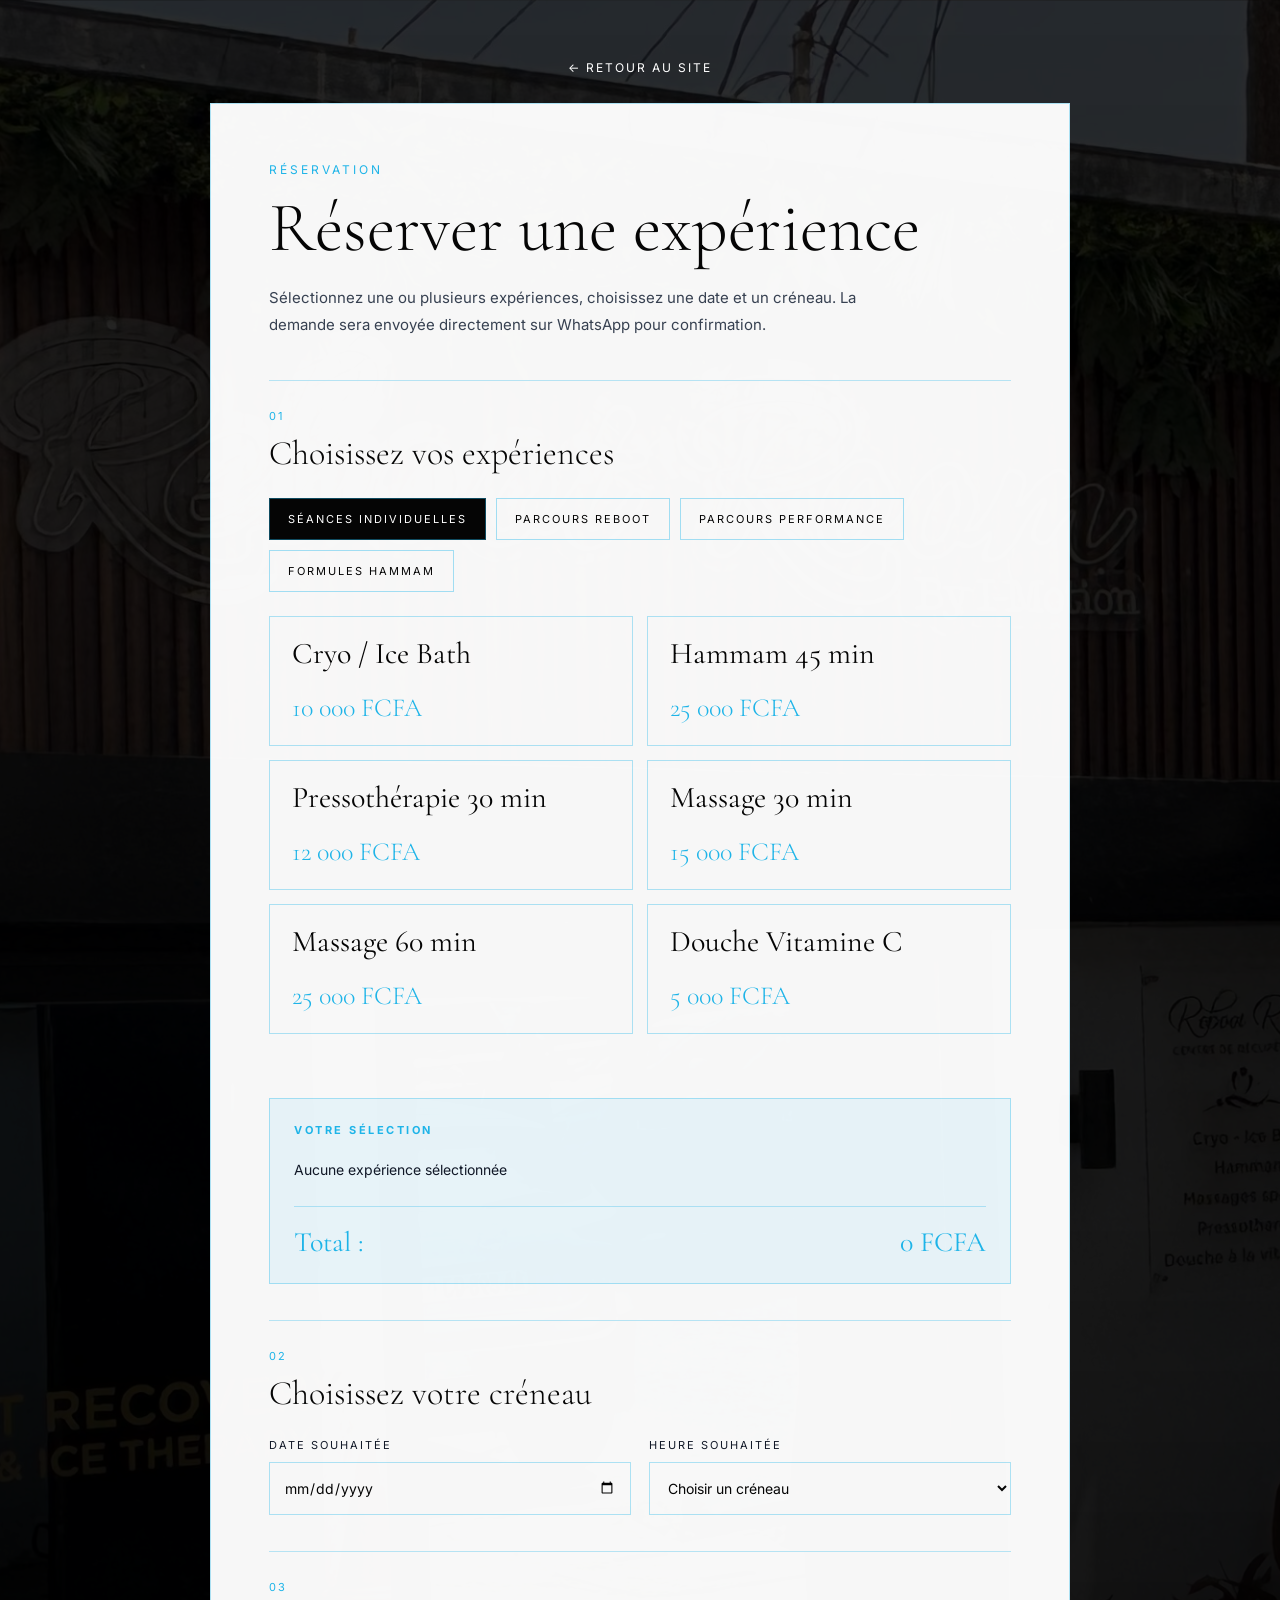
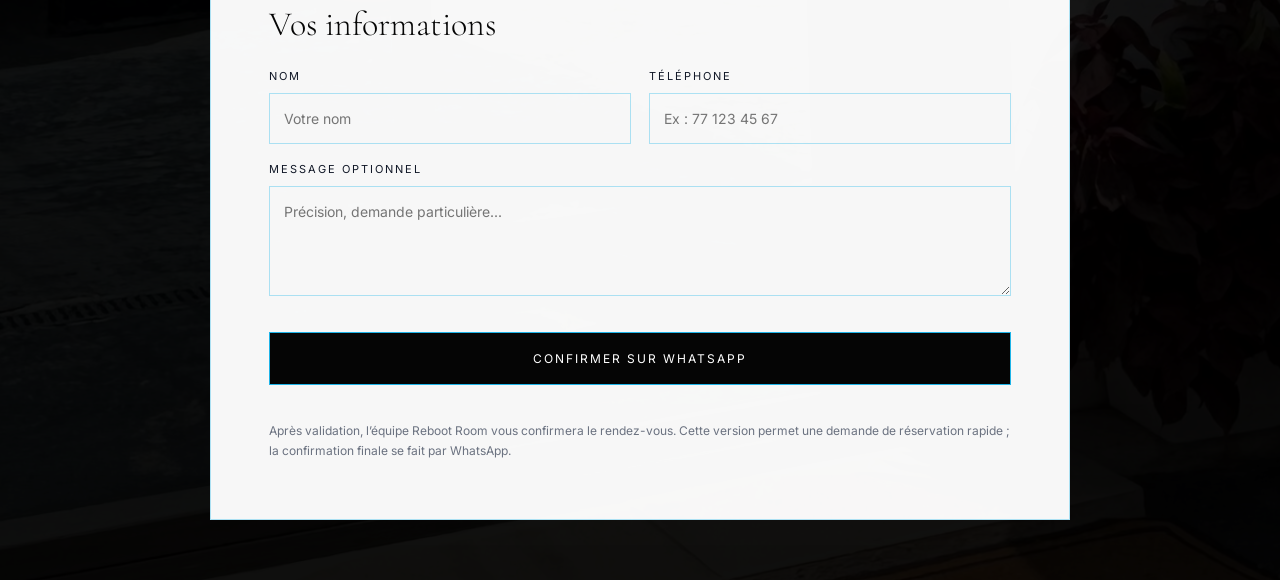
<file: reservation-imotion.html>
<!DOCTYPE html>
<html lang="fr">

<head>
    <meta charset="UTF-8">
    <meta name="viewport" content="width=device-width, initial-scale=1.0">
    <title>Réservation — Reboot Room Dakar</title>

    <link rel="preconnect" href="https://fonts.googleapis.com">
    <link rel="preconnect" href="https://fonts.gstatic.com" crossorigin>
    <link href="https://fonts.googleapis.com/css2?family=Cormorant+Garamond:wght@300;400;500;600&family=Inter:wght@300;400;500;600&display=swap" rel="stylesheet">

    <link rel="stylesheet" href="css/style.css">
</head>

<body class="reservation-page">

    <main class="booking-page"> 

        <a href="index.html" class="booking-back">← Retour au site</a>

        <section class="booking-card">

            <p class="service-label">Réservation</p>

            <h1>Réserver une expérience</h1>

            <p class="booking-intro">
                Sélectionnez une ou plusieurs expériences, choisissez une date et un créneau.
                La demande sera envoyée directement sur WhatsApp pour confirmation.
            </p>

            <div class="booking-form">

               <div class="booking-step">
                    <span>01</span>
                    <h2>Choisissez vos expériences</h2>

                    <div class="booking-tabs">
                        <button type="button" class="booking-tab active" data-booking-tab="sessions">Séances Individuelles</button>
                        <button type="button" class="booking-tab" data-booking-tab="reboot">Parcours Reboot</button>
                        <button type="button" class="booking-tab" data-booking-tab="performance">Parcours Performance</button>
                        <button type="button" class="booking-tab" data-booking-tab="hammam">Formules Hammam</button>
                    </div>

                    <div class="booking-options active" id="sessions">
                        <button type="button" class="booking-option" data-service="Cryo / Ice Bath">
                            <span>Cryo / Ice Bath</span>
                            <strong>10 000 FCFA</strong>
                        </button>

                        <button type="button" class="booking-option" data-service="Hammam 45 min">
                            <span>Hammam 45 min</span>
                            <strong>25 000 FCFA</strong>
                        </button>

                        <button type="button" class="booking-option" data-service="Pressothérapie 30 min">
                            <span>Pressothérapie 30 min</span>
                            <strong>12 000 FCFA</strong>
                        </button>

                        <button type="button" class="booking-option" data-service="Massage 30 min">
                            <span>Massage 30 min</span>
                            <strong>15 000 FCFA</strong>
                        </button>

                        <button type="button" class="booking-option" data-service="Massage 60 min">
                            <span>Massage 60 min</span>
                            <strong>25 000 FCFA</strong>
                        </button>

                        <button type="button" class="booking-option" data-service="Douche Vitamine C">
                            <span>Douche Vitamine C</span>
                            <strong>5 000 FCFA</strong>
                        </button>
                    </div>

                    <div class="booking-options" id="reboot">
                        <button type="button" class="booking-option" data-service="Recovery">
                            <span>Recovery</span>
                            <small>Cryo · Pressothérapie · Douche Vitamine C</small>
                            <strong>24 000 FCFA</strong>
                        </button>

                        <button type="button" class="booking-option" data-service="Therapy">
                            <span>Therapy</span>
                            <small>Hammam · Cryo · Douche Vitamine C</small>
                            <strong>36 000 FCFA</strong>
                        </button>

                        <button type="button" class="booking-option" data-service="Régénération">
                            <span>Régénération</span>
                            <small>Hammam · Massage 30 min · Douche Vitamine C</small>
                            <strong>40 000 FCFA</strong>
                        </button>

                        <button type="button" class="booking-option" data-service="Détente">
                            <span>Détente</span>
                            <small>Hammam · Massage relaxant 60 min</small>
                            <strong>45 000 FCFA</strong>
                        </button>
                    </div>

                    <div class="booking-options" id="performance">
                        <button type="button" class="booking-option" data-service="Performance">
                            <span>Performance</span>
                            <small>Cryo · Massage 30 min · Pressothérapie · Douche Vitamine C</small>
                            <strong>38 000 FCFA</strong>
                        </button>

                        <button type="button" class="booking-option" data-service="Intense">
                            <span>Intense</span>
                            <small>Hammam · Cryo · Pressothérapie · Douche Vitamine C</small>
                            <strong>45 000 FCFA</strong>
                        </button>

                        <button type="button" class="booking-option" data-service="Reboot Expérience">
                            <span>Reboot Expérience</span>
                            <small>Hammam · Cryo · Massage 60 min · Pressothérapie · Douche Vitamine C</small>
                            <strong>65 000 FCFA</strong>
                        </button>
                    </div>

                  <div class="booking-options" id="hammam">

                        <button type="button" class="booking-option" data-service="Hammam — L’Essentiel">
                            <span>L’Essentiel</span>
                            <small>Gommage · Lavage cheveux · Savonnage</small>
                            <strong>25 000 FCFA</strong>
                        </button>

                        <button type="button" class="booking-option" data-service="Hammam — Traditionnel">
                            <span>Traditionnel</span>
                            <small>Gommage · Lavage cheveux · Savonnage · Rhassoul · Huile d’argan</small>
                            <strong>35 000 FCFA</strong>
                        </button>

                        <button type="button" class="booking-option" data-service="Hammam — Sculptant">
                            <span>Sculptant</span>
                            <small>Gommage · Lavage cheveux · Savonnage · Rhassoul · Algues marines</small>
                            <strong>35 000 FCFA</strong>
                        </button>

                        <button type="button" class="booking-option" data-service="Hammam — Therapy">
                            <span>Therapy</span>
                            <small>Gommage · Lavage cheveux · Savonnage · Cryo / Ice Bath · Douche Vitamine C</small>
                            <strong>36 000 FCFA</strong>
                        </button>

                        <button type="button" class="booking-option" data-service="Hammam — Régénérant">
                            <span>Régénérant</span>
                            <small>Gommage · Lavage cheveux · Savonnage · Massage sportif 30 min · Douche Vitamine C</small>
                            <strong>40 000 FCFA</strong>
                        </button>

                        <button type="button" class="booking-option" data-service="Hammam — Détente">
                            <span>Détente</span>
                            <small>Gommage · Lavage cheveux · Savonnage · Massage relaxant 60 min</small>
                            <strong>45 000 FCFA</strong>
                        </button>

                        <button type="button" class="booking-option" data-service="Hammam — Intense">
                            <span>Intense</span>
                            <small>Gommage · Lavage cheveux · Savonnage · Cryo / Ice Bath · Pressothérapie · Douche Vitamine C</small>
                            <strong>45 000 FCFA</strong>
                        </button>

                        <button type="button" class="booking-option" data-service="Hammam — L’Ancestral">
                            <span>L’Ancestral</span>
                            <small>Gommage · Lavage cheveux · Savonnage · Enveloppement au choix · Massage relaxant 60 min · Douche Vitamine C</small>
                            <strong>55 000 FCFA</strong>
                        </button>

                        <button type="button" class="booking-option" data-service="Hammam — Reboot Expérience">
                            <span>Reboot Expérience</span>
                            <small>Gommage · Lavage cheveux · Savonnage · Cryo / Ice Bath · Massage 60 min · Pressothérapie · Douche Vitamine C</small>
                            <strong>65 000 FCFA</strong>
                        </button>

                        <button type="button" class="booking-option" data-service="Hammam — Royal">
                            <span>Royal</span>
                            <small>Gommage · Lavage cheveux · Savonnage · Enveloppement · Massage 60 min · Soin visage · Luminothérapie · Pressothérapie · Douche Vitamine C</small>
                            <strong>100 000 FCFA</strong>
                        </button>

                    </div>
                </div>

                <div class="booking-summary">
                    <h3>Votre sélection</h3>
                    <ul id="bookingSummaryList">
                        <li>Aucune expérience sélectionnée</li>
                    </ul>
                    <div class="booking-total">
                        Total : <span id="bookingTotal">0 FCFA</span>
                    </div>
                </div>
                                                




                <div class="booking-step">
                    <span>02</span>
                    <h2>Choisissez votre créneau</h2>

                    <div class="booking-grid">
                        <label>
                            Date souhaitée
                            <input type="date" id="bookingDate">
                        </label>

                        <label>
                            Heure souhaitée
                            <select id="bookingTime">
                                <option value="">Choisir un créneau</option>
                                <option value="06:30">06:30</option>
                                <option value="07:00">07:00</option>
                                <option value="07:30">07:30</option>
                                <option value="08:00">08:00</option>
                                <option value="08:30">08:30</option>
                                <option value="09:00">09:00</option>
                                <option value="09:30">09:30</option>
                                <option value="10:00">10:00</option>
                                <option value="10:30">10:30</option>
                                <option value="11:00">11:00</option>
                                <option value="11:30">11:30</option>
                                <option value="12:00">12:00</option>
                                <option value="12:30">12:30</option>
                                <option value="13:00">13:00</option>
                                <option value="13:30">13:30</option>
                                <option value="14:00">14:00</option>
                                <option value="14:30">14:30</option>
                                <option value="15:00">15:00</option>
                                <option value="15:30">15:30</option>
                                <option value="16:00">16:00</option>
                                <option value="16:30">16:30</option>
                                <option value="17:00">17:00</option>
                                <option value="17:30">17:30</option>
                                <option value="18:00">18:00</option>
                                <option value="18:30">18:30</option>
                                <option value="19:00">19:00</option>
                            </select>
                        </label>
                    </div>
                </div>

                <div class="booking-step">
                    <span>03</span>
                    <h2>Vos informations</h2>

                    <div class="booking-grid">
                        <label>
                            Nom
                            <input type="text" id="bookingName" placeholder="Votre nom">
                        </label>

                        <label>
                            Téléphone
                            <input type="tel" id="bookingPhone" placeholder="Ex : 77 123 45 67">
                        </label>
                    </div>

                    <label>
                        Message optionnel
                        <textarea id="bookingMessage" placeholder="Précision, demande particulière..."></textarea>
                    </label>
                </div>

                <button id="bookingButton" class="booking-button">
                    Confirmer sur WhatsApp
                </button>

                <p class="booking-note">
                    Après validation, l’équipe Reboot Room vous confirmera le rendez-vous.
                    Cette version permet une demande de réservation rapide ; la confirmation finale se fait par WhatsApp.
                </p>

            </div>

        </section>

    </main>

    <script src="js/script.js"></script>
</body>

</html>
</file>
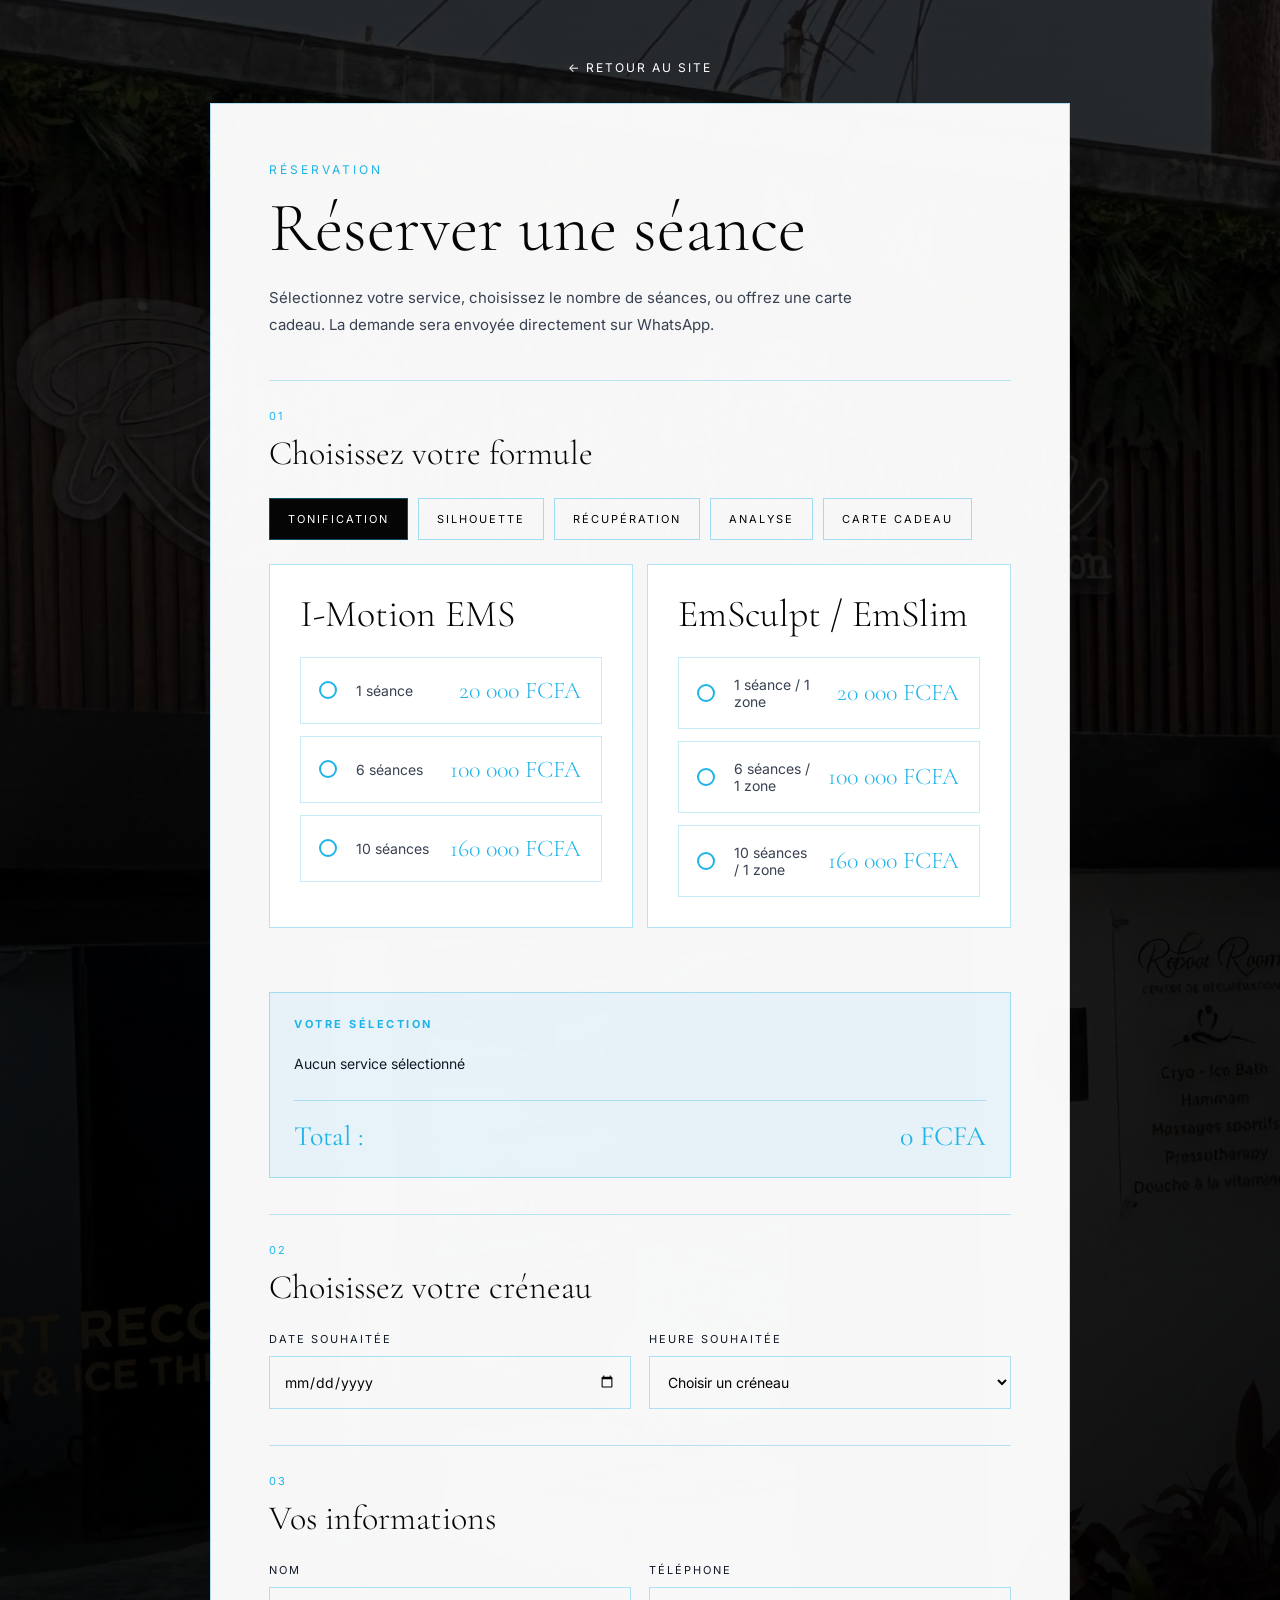
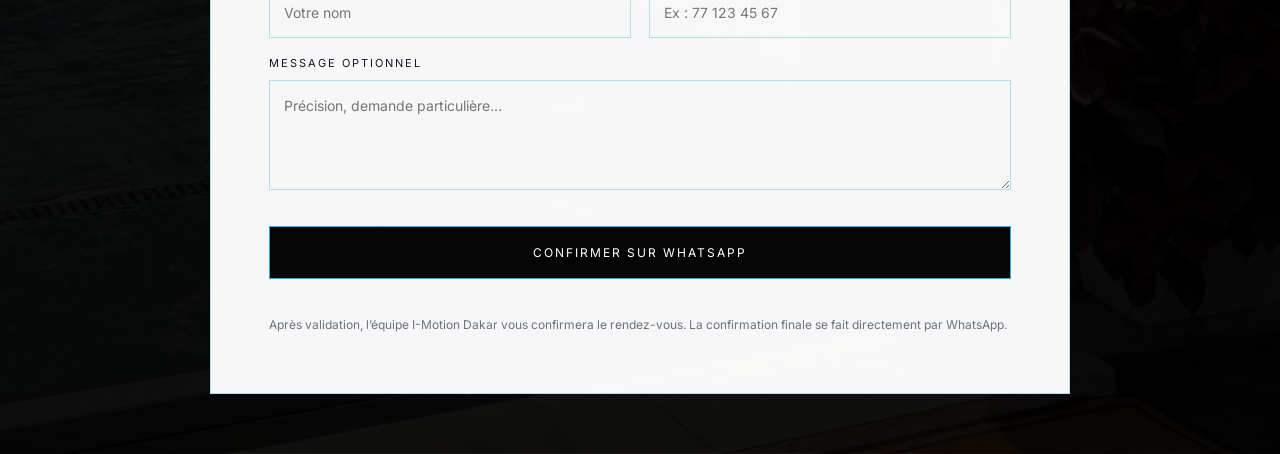
<file: reservation.html>
<!DOCTYPE html>
<html lang="fr">

<head>
    <meta charset="UTF-8">
    <meta name="viewport" content="width=device-width, initial-scale=1.0">
    <title>Réservation — I-Motion Dakar</title>

    <link rel="preconnect" href="https://fonts.googleapis.com">
    <link rel="preconnect" href="https://fonts.gstatic.com" crossorigin>
    <link href="https://fonts.googleapis.com/css2?family=Cormorant+Garamond:wght@300;400;500;600&family=Inter:wght@300;400;500;600&display=swap" rel="stylesheet">

    <link rel="stylesheet" href="css/style.css">
</head>

<body class="reservation-page">

<main class="booking-page">

    <a href="index.html" class="booking-back">← Retour au site</a>

    <section class="booking-card">

        <p class="service-label">Réservation</p>

        <h1>Réserver une séance</h1>

        <p class="booking-intro">
            Sélectionnez votre service, choisissez le nombre de séances, ou offrez une carte cadeau.
            La demande sera envoyée directement sur WhatsApp.
        </p>

        <div class="booking-form">

            <div class="booking-step">
                <span>01</span>
                <h2>Choisissez votre formule</h2>

                <div class="booking-tabs">
                    <button type="button" class="booking-tab active" data-booking-tab="tonification">Tonification</button>
                    <button type="button" class="booking-tab" data-booking-tab="silhouette">Silhouette</button>
                    <button type="button" class="booking-tab" data-booking-tab="recuperation">Récupération</button>
                    <button type="button" class="booking-tab" data-booking-tab="analyse">Analyse</button>
                    <button type="button" class="booking-tab" data-booking-tab="carte-cadeau">Carte cadeau</button>
                </div>

                <div class="booking-options active booking-service-groups" id="tonification">

                    <div class="booking-service-card">
                        <h3>I-Motion EMS</h3>

                        <button type="button" class="booking-choice" data-service="I-Motion EMS — 1 séance" data-price="20000">
                            <div class="choice-check"></div>
                            <span>1 séance</span>
                            <strong>20 000 FCFA</strong>
                        </button>

                        <button type="button" class="booking-choice" data-service="I-Motion EMS — 6 séances" data-price="100000">
                            <div class="choice-check"></div>
                            <span>6 séances</span>
                            <strong>100 000 FCFA</strong>
                        </button>

                        <button type="button" class="booking-choice" data-service="I-Motion EMS — 10 séances" data-price="160000">
                            <div class="choice-check"></div>
                            <span>10 séances</span>
                            <strong>160 000 FCFA</strong>
                        </button>
                    </div>

                    <div class="booking-service-card">
                        <h3>EmSculpt / EmSlim</h3>

                        <button type="button" class="booking-choice" data-service="EmSculpt / EmSlim — 1 séance / 1 zone" data-price="20000">
                            <div class="choice-check"></div>
                            <span>1 séance / 1 zone</span>
                            <strong>20 000 FCFA</strong>
                        </button>

                        <button type="button" class="booking-choice" data-service="EmSculpt / EmSlim — 6 séances / 1 zone" data-price="100000">
                            <div class="choice-check"></div>
                            <span>6 séances / 1 zone</span>
                            <strong>100 000 FCFA</strong>
                        </button>

                        <button type="button" class="booking-choice" data-service="EmSculpt / EmSlim — 10 séances / 1 zone" data-price="160000">
                            <div class="choice-check"></div>
                            <span>10 séances / 1 zone</span>
                            <strong>160 000 FCFA</strong>
                        </button>
                    </div>

                </div>

                <div class="booking-options booking-service-groups" id="silhouette">

                    <div class="booking-service-card">
                        <h3>Radiofréquence</h3>

                        <button type="button" class="booking-choice" data-service="Radiofréquence — 1 séance / 1 zone" data-price="20000">
                            <div class="choice-check"></div>
                            <span>1 séance / 1 zone</span>
                            <strong>20 000 FCFA</strong>
                        </button>

                        <button type="button" class="booking-choice" data-service="Radiofréquence — 6 séances / 1 zone" data-price="100000">
                            <div class="choice-check"></div>
                            <span>6 séances / 1 zone</span>
                            <strong>100 000 FCFA</strong>
                        </button>

                        <button type="button" class="booking-choice" data-service="Radiofréquence — 10 séances / 1 zone" data-price="160000">
                            <div class="choice-check"></div>
                            <span>10 séances / 1 zone</span>
                            <strong>160 000 FCFA</strong>
                        </button>
                    </div>

                    <div class="booking-service-card">
                        <h3>Lipocavitation</h3>

                        <button type="button" class="booking-choice" data-service="Lipocavitation — 1 séance / 1 zone" data-price="20000">
                            <div class="choice-check"></div>
                            <span>1 séance / 1 zone</span>
                            <strong>20 000 FCFA</strong>
                        </button>

                        <button type="button" class="booking-choice" data-service="Lipocavitation — 6 séances / 1 zone" data-price="100000">
                            <div class="choice-check"></div>
                            <span>6 séances / 1 zone</span>
                            <strong>100 000 FCFA</strong>
                        </button>

                        <button type="button" class="booking-choice" data-service="Lipocavitation — 10 séances / 1 zone" data-price="160000">
                            <div class="choice-check"></div>
                            <span>10 séances / 1 zone</span>
                            <strong>160 000 FCFA</strong>
                        </button>
                    </div>

                    <div class="booking-service-card">
                        <h3>Cryolipolyse</h3>

                        <button type="button" class="booking-choice" data-service="Cryolipolyse — 1 zone" data-price="100000">
                            <div class="choice-check"></div>
                            <span>1 zone</span>
                            <strong>100 000 FCFA</strong>
                        </button>

                        <button type="button" class="booking-choice" data-service="Cryolipolyse — 2 zones" data-price="175000">
                            <div class="choice-check"></div>
                            <span>2 zones</span>
                            <strong>175 000 FCFA</strong>
                        </button>
                    </div>

                    <div class="booking-service-card">
                        <h3>Lifting Colombien</h3>

                        <button type="button" class="booking-choice" data-service="Lifting Colombien — 1 séance" data-price="15000">
                            <div class="choice-check"></div>
                            <span>1 séance</span>
                            <strong>15 000 FCFA</strong>
                        </button>

                        <button type="button" class="booking-choice" data-service="Lifting Colombien — 6 séances" data-price="75000">
                            <div class="choice-check"></div>
                            <span>6 séances</span>
                            <strong>75 000 FCFA</strong>
                        </button>

                        <button type="button" class="booking-choice" data-service="Lifting Colombien — 10 séances" data-price="120000">
                            <div class="choice-check"></div>
                            <span>10 séances</span>
                            <strong>120 000 FCFA</strong>
                        </button>
                    </div>

                </div>

                <div class="booking-options booking-service-groups" id="recuperation">

                    <div class="booking-service-card">
                        <h3>Pressothérapie</h3>

                        <button type="button" class="booking-choice" data-service="Pressothérapie — 1 séance" data-price="12000">
                            <div class="choice-check"></div>
                            <span>1 séance</span>
                            <strong>12 000 FCFA</strong>
                        </button>

                        <button type="button" class="booking-choice" data-service="Pressothérapie — 6 séances" data-price="60000">
                            <div class="choice-check"></div>
                            <span>6 séances</span>
                            <strong>60 000 FCFA</strong>
                        </button>

                        <button type="button" class="booking-choice" data-service="Pressothérapie — 10 séances" data-price="100000">
                            <div class="choice-check"></div>
                            <span>10 séances</span>
                            <strong>100 000 FCFA</strong>
                        </button>
                    </div>

                </div>

                <div class="booking-options booking-service-groups" id="analyse">

                    <div class="booking-service-card">
                        <h3>Bilan InBody</h3>

                        <button type="button" class="booking-choice" data-service="Bilan InBody — Analyse corporelle complète" data-price="10000">
                            <div class="choice-check"></div>
                            <span>Analyse corporelle complète</span>
                            <strong>10 000 FCFA</strong>
                        </button>
                    </div>

                </div>

                <div class="booking-options booking-service-groups" id="carte-cadeau">

                    <div class="booking-service-card">
                        <h3>Carte cadeau</h3>

                        <button type="button" class="booking-choice gift-choice" data-service="Carte cadeau — montant libre" data-gift="true">
                            <div class="choice-check"></div>
                            <span>Montant libre</span>
                            <strong>À définir</strong>
                        </button>

                        <label class="gift-card-field">
                            Montant souhaité
                            <input type="number" id="giftCardAmount" placeholder="Ex : 50000">
                        </label>

                        <p class="booking-note">
                            Vous pouvez aussi sélectionner des services en plus : ils seront ajoutés au total.
                        </p>
                    </div>

                </div>
            </div>

            <div class="booking-summary">
                <h3>Votre sélection</h3>
                <ul id="bookingSummaryList">
                    <li>Aucun service sélectionné</li>
                </ul>

                <div class="booking-total">
                    Total : <span id="bookingTotal">0 FCFA</span>
                </div>
            </div>

            <div class="booking-step">
                <span>02</span>
                <h2>Choisissez votre créneau</h2>

                <div class="booking-grid">
                    <label>
                        Date souhaitée
                        <input type="date" id="bookingDate">
                    </label>

                    <label>
                        Heure souhaitée
                        <select id="bookingTime">
                            <option value="">Choisir un créneau</option>
                            <option value="06:30">06:30</option>
                            <option value="07:00">07:00</option>
                            <option value="07:30">07:30</option>
                            <option value="08:00">08:00</option>
                            <option value="08:30">08:30</option>
                            <option value="09:00">09:00</option>
                            <option value="09:30">09:30</option>
                            <option value="10:00">10:00</option>
                            <option value="10:30">10:30</option>
                            <option value="11:00">11:00</option>
                            <option value="11:30">11:30</option>
                            <option value="12:00">12:00</option>
                            <option value="12:30">12:30</option>
                            <option value="13:00">13:00</option>
                            <option value="13:30">13:30</option>
                            <option value="14:00">14:00</option>
                            <option value="14:30">14:30</option>
                            <option value="15:00">15:00</option>
                            <option value="15:30">15:30</option>
                            <option value="16:00">16:00</option>
                            <option value="16:30">16:30</option>
                            <option value="17:00">17:00</option>
                            <option value="17:30">17:30</option>
                            <option value="18:00">18:00</option>
                            <option value="18:30">18:30</option>
                            <option value="19:00">19:00</option>
                        </select>
                    </label>
                </div>
            </div>

            <div class="booking-step">
                <span>03</span>
                <h2>Vos informations</h2>

                <div class="booking-grid">
                    <label>
                        Nom
                        <input type="text" id="bookingName" placeholder="Votre nom">
                    </label>

                    <label>
                        Téléphone
                        <input type="tel" id="bookingPhone" placeholder="Ex : 77 123 45 67">
                    </label>
                </div>

                <label>
                    Message optionnel
                    <textarea id="bookingMessage" placeholder="Précision, demande particulière..."></textarea>
                </label>
            </div>

            <button id="bookingButton" class="booking-button">
                Confirmer sur WhatsApp
            </button>

            <p class="booking-note">
                Après validation, l’équipe I-Motion Dakar vous confirmera le rendez-vous.
                La confirmation finale se fait directement par WhatsApp.
            </p>

        </div>

    </section>

</main>

<script src="js/script.js"></script>
</body>
</html>
</file>
<file: css/style.css>
html {
    scroll-behavior: smooth;
}

:root {
    --black: #050505;
    --dark: #0f172a;
    --cream: #1eb4e8;
    --beige: #7dd3fc;
    --gold: #1eb4e8;
    --white: #ffffff;
    --text-muted: #d1d5db;
    --metal: #9ca3af;
}

* {
    margin: 0;
    padding: 0;
    box-sizing: border-box;
}

body {
    background-color: var(--black);
    color: var(--white);
    font-family: 'Cormorant Garamond', serif;
}

/* HEADER */

header {
    height: 92px;
    padding: 0 44px;

    display: flex;
    justify-content: space-between;
    align-items: center;

     background-color: #ffffff;
    border-bottom: 1px solid rgba(30, 180, 232, 0.35);

    position: sticky;
    top: 0;
    z-index: 1000;
}

.brand {
    display: flex;
    align-items: center;
    gap: 22px;
    text-decoration: none;
}

.brand img {
    height: 64px;
    width: auto;
    display: block;
}

.brand span {
    font-family: 'Cormorant Garamond', serif;
    font-size: 44px;
    font-weight: 600;
    letter-spacing: 1px;
    color: #050505;
    transition: 0.3s ease;
}

.brand:hover span {
    color: var(--gold);
}

/* MENU */

nav ul {
    display: flex;
    align-items: center;
    gap: 38px;
    list-style: none;
}

nav a {
     color: #050505;
    text-decoration: none;

    font-family: 'Inter', sans-serif;
    font-size: 11px;
    letter-spacing: 2.5px;
    text-transform: uppercase;

    transition: 0.3s ease;
}

nav a:hover {
    color: var(--gold);
}

nav .reservation-btn {
    padding: 14px 26px;
    border: 1px solid var(--gold);
     color: #050505;
    transition: 0.35s ease;
}

nav .reservation-btn:hover {
    background-color: var(--gold);
    color: var(--black);
}

/* BANDEAU SERVICES */

.services-strip {
    min-height: 58px;

    display: flex;
    justify-content: center;
    align-items: center;

    background-color: #ffffff;

    border-top: 1px solid rgba(30, 180, 232, 0.25);
    border-bottom: 1px solid rgba(30, 180, 232, 0.35);

    position: sticky;
    top: 92px;
    z-index: 999;
}

.services-strip a {
    position: relative;
    padding: 0 34px;

    color: #050505;
    text-decoration: none;

    font-family: 'Inter', sans-serif;
    font-size: 13px;
    letter-spacing: 2.4px;
    text-transform: uppercase;

    transition: 0.3s ease;
}

.services-strip a:not(:last-child)::after {
    content: "";
    position: absolute;
    right: 0;
    top: 50%;

    width: 1px;
    height: 16px;

    background-color: rgba(30, 180, 232, 0.35);
    transform: translateY(-50%);
}

.services-strip a:hover {
    color: var(--gold);
    transform: translateY(-2px);
}

/* HERO */

.hero {
    position: relative;
    overflow: hidden;

    min-height: 72vh;
    padding: 0 70px;

    display: flex;
    flex-direction: column;
    justify-content: center;
}

.hero::before {
    content: "";
    position: absolute;
    inset: 0;

    background-image:
        linear-gradient(
            90deg,
            rgba(0, 0, 0, 0.9),
            rgba(0, 0, 0, 0.55),
            rgba(0, 0, 0, 0.8)
        ),
        url("../assets/images/hero.jpg");

    background-size: cover;
    background-position: center;

    animation: kenburns 18s ease-in-out infinite alternate;
    z-index: 0;
}

.hero h2,
.hero p {
    position: relative;
    z-index: 1;
}

@keyframes kenburns {
    from {
        transform: scale(1);
    }

    to {
        transform: scale(1.12);
    }
}

.hero h2 {
    max-width: 760px;

    font-size: 88px;
    font-weight: 300;
    line-height: 0.95;

    letter-spacing: -2px;
    color: var(--white);
}

.hero p {
    max-width: 590px;
    margin-top: 28px;

    font-family: 'Inter', sans-serif;
    font-size: 19px;
    line-height: 1.8;

    color: var(--text-muted);
}

.btn {
    width: fit-content;
    margin-top: 40px;
    padding: 16px 36px;

    border: 1px solid var(--gold);
    color: var(--white);

    text-decoration: none;
    text-transform: uppercase;
    letter-spacing: 2px;

    font-family: Arial, sans-serif;
    font-size: 12px;

    background-color: rgba(30, 180, 232, 0.08);
    transition: 0.35s ease;
}

.btn:hover {
    background-color: var(--gold);
    color: var(--black);
}

/* FOOTER */

.footer {
    background-color: #050505;
    color: var(--white);
    padding: 90px 70px 30px;
    border-top: 1px solid rgba(30, 180, 232, 0.35);
}

.footer-content {
    display: grid;
    grid-template-columns: 1.2fr 1fr 1.4fr;
    gap: 70px;
    align-items: start;
}

.footer-brand h2 {
    font-size: 52px;
    font-weight: 300;
    line-height: 1;
    margin-bottom: 28px;
}

.footer-brand h3,
.footer-info h3 {
    margin: 0 0 14px;
    font-family: 'Inter', sans-serif;
    font-size: 12px;
    letter-spacing: 2.5px;
    text-transform: uppercase;
    color: #ffffff;
}

.footer-brand p,
.footer-info p,
.footer-info a {
    display: block;
    font-family: 'Inter', sans-serif;
    font-size: 14px;
    line-height: 1.8;
    color: var(--text-muted);
    text-decoration: none;
}

.footer-info h3:not(:first-child) {
    margin-top: 32px;
}

.footer-info a:hover {
    color: #ffffff;
}

.footer-map iframe {
    width: 100%;
    height: 260px;
    border: 0;
}

.footer-bottom {
    margin-top: 50px;
    padding-top: 24px;
    border-top: 1px solid rgba(30, 180, 232, 0.18);
    text-align: center;
}

.footer-bottom p {
    font-family: 'Inter', sans-serif;
    font-size: 12px;
    letter-spacing: 1.5px;
    color: var(--metal);
}

/* SECTIONS SERVICES */

.service-section {
    display: grid;
    grid-template-columns: 1fr 1fr;
    gap: 70px;
    align-items: center;

    padding: 130px 70px;

    background-color: var(--black);
    color: var(--white);
}

.service-label {
    margin-bottom: 18px;

    font-family: 'Inter', sans-serif;
    font-size: 12px;
    letter-spacing: 3px;
    text-transform: uppercase;

    color: var(--gold);
}

.service-content h2 {
    margin-bottom: 28px;

    font-size: 72px;
    font-weight: 300;
    line-height: 0.95;
}

.service-content p {
    max-width: 560px;
    margin-bottom: 22px;

    font-family: 'Inter', sans-serif;
    font-size: 16px;
    line-height: 1.9;

    color: var(--text-muted);
}

.service-btn {
    display: inline-block;

    margin-top: 22px;
    padding: 15px 32px;

    border: 1px solid var(--gold);

    color: var(--white);
    text-decoration: none;

    font-family: 'Inter', sans-serif;
    font-size: 12px;
    letter-spacing: 2px;
    text-transform: uppercase;

    transition: 0.35s ease;
}

.service-btn:hover {
    background-color: var(--gold);
    color: var(--black);
}

.light-section {
    background-color: #ffffff;
    color: #050505;
}

.light-section .service-content h2 {
    color: #050505;
}

.light-section .service-content p {
    color: #374151;
}

.light-section .service-label {
    color: #1eb4e8;
}

.light-section .service-btn {
    color: #050505;
    border: 1px solid #1eb4e8;
}

.light-section .service-btn:hover {
    background-color: #1eb4e8;
    color: #ffffff;
}

.dark-section {
    background-color: #ffffff;
    color: #050505;
}

#analyse,
#about{
    background: #eaf8fd;
}




.dark-section .service-content h2 {
    color: #050505;
}

.dark-section .service-content p {
    color: #374151;
}

.dark-section .service-label {
    color: #1eb4e8;
}

.dark-section .service-btn {
    color: #050505;
    border: 1px solid #1eb4e8;
}

.dark-section .service-btn:hover {
    background-color: #1eb4e8;
    color: white;
}
/* CARROUSEL */

.service-carousel {
    position: relative;
    height: 520px;
    overflow: hidden;
}

.service-carousel img {
    position: absolute;
    inset: 0;

    width: 100%;
    height: 100%;

    object-fit: cover;

    opacity: 0;
    transform: scale(1.04);

    transition: opacity 0.8s ease, transform 1.2s ease;
}

.service-carousel img.active {
    opacity: 1;
    transform: scale(1);
}

.carousel-btn {
    position: absolute;
    top: 50%;
    transform: translateY(-50%);

    width: 44px;
    height: 44px;

    border: 1px solid rgba(255, 255, 255, 0.65);
    background-color: rgba(0, 0, 0, 0.45);

    color: var(--white);
    font-size: 30px;
    cursor: pointer;

    transition: 0.3s ease;
}

.carousel-btn:hover {
    background-color: var(--gold);
    border-color: var(--gold);
    color: var(--black);
}

.carousel-btn.prev {
    left: 18px;
}

.carousel-btn.next {
    right: 18px;
}

.carousel-dots {
    position: absolute;
    bottom: 20px;
    left: 50%;

    transform: translateX(-50%);

    display: flex;
    gap: 10px;
}

.dot {
    width: 10px;
    height: 10px;

    border-radius: 50%;

    background-color: rgba(255,255,255,0.4);

    transition: 0.3s ease;
}

.dot.active {
    background-color: var(--gold);
}

/* GALERIE */


.gallery-section {
    padding: 100px 70px;
    background-color: #ffffff;
    color: #050505;
    text-align: center;
}

.gallery-section h2 {
    font-size: 64px;
    font-weight: 300;
    margin-bottom: 55px;
    color: #050505;
}

.gallery-section .service-label {
    color: #1eb4e8;
}

.gallery-grid {
    max-width: 1180px;
    margin: 0 auto;

    display: grid;
    grid-template-columns: repeat(4, 1fr);
    gap: 18px;
}

.gallery-grid img {
    width: 100%;
    height: 430px;

    object-fit: cover;
    object-position: center;

    display: block;
    border: 1px solid rgba(30, 180, 232, 0.22);
}

.gallery-grid img:hover {
    transform: translateY(-6px);
    border-color: #1eb4e8;
}

@media (max-width: 900px) {
    .gallery-grid {
        grid-template-columns: repeat(2, 1fr);
    }

    .gallery-grid img {
        height: 380px;
    }
}

@media (max-width: 520px) {
    .gallery-grid {
        grid-template-columns: 1fr;
    }

    .gallery-grid img {
        height: 520px;
    }
}








/* TARIFS */

.pricing-section {
    padding: 120px 70px;
    background-color: #ffffff;
    color: #050505;
}

.pricing-header h2,
.pricing-header p {
    color: #050505;
}

.price-row span {
    color: #ffffff;
}

.price-row strong {
    color: #050505;
}

.pricing-card {
    background-color: rgba(255,255,255,0.12);
    border: 1px solid rgba(255,255,255,0.25);
}

.pricing-card h3,
.pricing-card p {
    color: #ffffff;
}

.pricing-card strong {
    color: #050505;
}

.pricing-header {
    max-width: 760px;
    margin: 0 auto 55px;
    text-align: center;
}

.pricing-header h2 {
    font-size: 76px;
    font-weight: 300;
    line-height: 1;
    margin-bottom: 24px;
}

.pricing-header p {
    font-family: 'Inter', sans-serif;
    font-size: 16px;
    line-height: 1.8;
    color: #374151;
}

.pricing-tabs {
    max-width: 1050px;
    margin: 0 auto 55px;

    display: flex;
    justify-content: center;
    flex-wrap: wrap;
    gap: 12px;
}

.pricing-tab {
    padding: 15px 22px;
    border: 1px solid rgba(30, 180, 232, 0.45);
    background: transparent;
    color: var(--black);

    font-family: 'Inter', sans-serif;
    font-size: 11px;
    letter-spacing: 2px;
    text-transform: uppercase;

    cursor: pointer;
    transition: 0.3s ease;
}

.pricing-tab:hover,
.pricing-tab.active {
    background-color: var(--black);
    color: var(--white);
    border-color: var(--black);
}

.pricing-content {
    display: none;
    max-width: 1050px;
    margin: 0 auto;
}

.pricing-content.active {
    display: block;
}

.price-list {
    max-width: 980px;
    margin: 0 auto;
}

.price-row {
    display: grid;
    grid-template-columns: 1fr auto;
    gap: 30px;

    padding: 24px 0;
    border-bottom: 1px solid rgba(0, 0, 0, 0.12);
}

.price-row span {
    font-size: 32px;
    font-weight: 300;
}

.price-row small {
    margin-left: 8px;
    font-family: 'Inter', sans-serif;
    font-size: 13px;
    color: #6b7280;
}

.price-row strong {
    font-size: 30px;
    font-weight: 300;
    color: var(--gold);
    white-space: nowrap;
}

.pricing-cards {
    display: grid;
    grid-template-columns: repeat(2, 1fr);
    gap: 22px;
}

.pricing-card {
    min-height: 260px;
    padding: 34px;

    display: flex;
    flex-direction: column;
    justify-content: space-between;

    border: 1px solid rgba(30, 180, 232, 0.38);
    background-color: rgba(30, 180, 232, 0.06);

    transition: 0.35s ease;
}

.pricing-card:hover {
    transform: translateY(-6px);
    border-color: var(--gold);
}

.pricing-card h3 {
    font-size: 38px;
    font-weight: 300;
    line-height: 1;
    margin-bottom: 18px;
}

.pricing-card p {
    font-family: 'Inter', sans-serif;
    font-size: 14px;
    line-height: 1.8;
    color: #374151;
}

.pricing-card strong {
    margin-top: 32px;
    font-size: 30px;
    font-weight: 300;
    color: var(--gold);
}

.pricing-card.featured {
    background-color: rgba(30, 180, 232, 0.12);
    color: var(--black);
    border-color: var(--gold);
}

.pricing-card.featured p {
    color: #374151;
}

.hammam-supplements {
    margin-top: 70px;
    padding-top: 50px;
    border-top: 1px solid rgba(30, 180, 232, 0.35);
}

.hammam-supplements h3 {
    text-align: center;
    margin-bottom: 35px;

    font-size: 46px;
    font-weight: 300;
}

.opening-hours {
    margin-top: 16px;
    color: var(--gold);
}

.opening-hours div {
    display: flex;
    justify-content: space-between;

    gap: 40px;
    padding: 6px 0;

    font-family: 'Inter', sans-serif;
    font-size: 14px;

    color: var(--text-muted);
}

.opening-hours div span:last-child {
    color: var(--white);
}

.opening-hours div:last-child span:last-child {
    color: #ffffff;
}

/* PAGE RESERVATION */

.reservation-page {
    background-color: var(--black);
}

.booking-page {
    min-height: 100vh;
    padding: 60px 70px;

    display: flex;
    flex-direction: column;
    align-items: center;

    background-image:
        linear-gradient(
            rgba(0, 0, 0, 0.82),
            rgba(0, 0, 0, 0.94)
        ),
        url("../assets/images/hero.jpg");

    background-size: cover;
    background-position: center;
}

.booking-back {
    margin-bottom: 28px;

    color: var(--white);
    text-decoration: none;

    font-family: 'Inter', sans-serif;
    font-size: 12px;
    letter-spacing: 2px;
    text-transform: uppercase;
}

.booking-card {
    width: 100%;
    max-width: 860px;

    padding: 58px;

    background-color: rgba(255, 255, 255, 0.97);
    color: var(--black);
    border: 1px solid rgba(30, 180, 232, 0.35);
}

.booking-card h1 {
    margin-bottom: 22px;

    font-size: 70px;
    font-weight: 300;
    line-height: 0.95;
}

.booking-intro {
    max-width: 620px;
    margin-bottom: 42px;

    font-family: 'Inter', sans-serif;
    font-size: 15px;
    line-height: 1.8;

    color: #374151;
}

.booking-form {
    display: grid;
    gap: 36px;
}

.booking-step {
    padding-top: 28px;
    border-top: 1px solid rgba(30, 180, 232, 0.3);
}

.booking-step > span {
    display: block;
    margin-bottom: 10px;

    font-family: 'Inter', sans-serif;
    font-size: 11px;
    letter-spacing: 2px;
    text-transform: uppercase;

    color: var(--gold);
}

.booking-step h2 {
    margin-bottom: 24px;

    font-size: 34px;
    font-weight: 300;
}

.booking-grid {
    display: grid;
    grid-template-columns: 1fr 1fr;
    gap: 18px;
}

.booking-form label {
    display: flex;
    flex-direction: column;
    gap: 10px;

    font-family: 'Inter', sans-serif;
    font-size: 11px;
    letter-spacing: 2px;
    text-transform: uppercase;

    color: #111827;
}

.booking-form input,
.booking-form select,
.booking-form textarea {
    width: 100%;
    padding: 16px 14px;

    border: 1px solid rgba(30, 180, 232, 0.35);
    background-color: transparent;

    font-family: 'Inter', sans-serif;
    font-size: 14px;
    color: var(--black);
}

.booking-form textarea {
    min-height: 110px;
    resize: vertical;
}

.booking-button {
    padding: 18px 28px;

    border: 1px solid var(--gold);
    background-color: var(--black);
    color: var(--white);

    font-family: 'Inter', sans-serif;
    font-size: 12px;
    letter-spacing: 2px;
    text-transform: uppercase;

    cursor: pointer;
    transition: 0.35s ease;
}

.booking-button:hover {
    background-color: var(--gold);
    color: var(--black);
}

.booking-note {
    font-family: 'Inter', sans-serif;
    font-size: 12px;
    line-height: 1.7;
    color: #6b7280;
}

/* RESERVATION OPTIONS */

.booking-tabs {
    display: flex;
    flex-wrap: wrap;
    gap: 10px;
    margin-bottom: 24px;
}

.booking-tab {
    padding: 13px 18px;
    border: 1px solid rgba(30, 180, 232, 0.4);
    background: transparent;

    font-family: 'Inter', sans-serif;
    font-size: 11px;
    letter-spacing: 2px;
    text-transform: uppercase;

    color: var(--black);
    cursor: pointer;
}

.booking-tab.active {
    background-color: var(--black);
    color: var(--white);
}

.booking-options {
    display: none;
    grid-template-columns: repeat(2, 1fr);
    gap: 14px;
}

.booking-options.active {
    display: grid;
}

.booking-option {
    min-height: 130px;
    padding: 22px;

    display: flex;
    flex-direction: column;
    justify-content: space-between;
    text-align: left;

    border: 1px solid rgba(30, 180, 232, 0.35);
    background: transparent;
    color: var(--black);

    cursor: pointer;
    transition: 0.3s ease;
}

.booking-option span {
    font-family: 'Cormorant Garamond', serif;
    font-size: 30px;
    line-height: 1;
}

.booking-option small {
    margin-top: 10px;

    font-family: 'Inter', sans-serif;
    font-size: 12px;
    line-height: 1.6;
    color: #4b5563;
}

.booking-option strong {
    margin-top: 18px;

    font-family: 'Cormorant Garamond', serif;
    font-size: 26px;
    font-weight: 300;
    color: var(--gold);
}

.booking-option.selected {
    background-color: var(--black);
    color: var(--white);
    border-color: var(--black);
}

.booking-option.selected span {
    color: var(--white);
}

.booking-option.selected small {
    color: var(--text-muted);
}

.booking-summary {
    margin-top: 28px;
    padding: 24px;

    border: 1px solid rgba(30, 180, 232, 0.35);
    background-color: rgba(30, 180, 232, 0.08);
}

.booking-summary h3 {
    margin-bottom: 16px;

    font-family: 'Inter', sans-serif;
    font-size: 11px;
    letter-spacing: 2.5px;
    text-transform: uppercase;

    color: var(--gold);
}

.booking-summary ul {
    list-style: none;
}

.booking-summary li {
    padding: 8px 0;

    font-family: 'Inter', sans-serif;
    font-size: 14px;

    color: #111827;
}

.booking-total {
    margin-top: 20px;
    padding-top: 18px;

    border-top: 1px solid rgba(30, 180, 232, 0.3);

    display: flex;
    justify-content: space-between;
    align-items: center;

    font-family: 'Cormorant Garamond', serif;
    font-size: 28px;
    color: var(--gold);
}

/* MOBILE */

.mobile-service {
    display: none;
}

.menu-toggle {
    display: none;
}

#about,
#tarifs,
#footer,
#cryo,
#hammam,
#massages,
#pressotherapie,
#vitamine-c {
    scroll-margin-top: 170px;
}

.booking-grid + label {
    margin-top: 18px;
}

@media (max-width: 768px) {

    header {
        height: 72px;
        padding: 0 18px;
        background-color: #ffffff;
    }

    .brand {
        gap: 12px;
    }

    .brand img {
        height: 38px;
    }

    .brand span {
        font-size: 24px;
        letter-spacing: 1px;
        color: #050505;
    }

    .menu-toggle {
        display: flex;
        flex-direction: column;
        gap: 5px;

        border: none;
        background: transparent;
        cursor: pointer;
    }

    .menu-toggle span {
        width: 26px;
        height: 2px;
        background-color: var(--white);
    }

    nav {
        display: none;

        position: absolute;
        top: 72px;
        left: 0;

        width: 100%;
        background-color: #050505;

        border-top: 1px solid rgba(30, 180, 232, 0.25);
        border-bottom: 1px solid rgba(30, 180, 232, 0.25);
    }

    nav.active {
        display: block;
    }

    nav ul {
        flex-direction: column;
        gap: 0;
        padding: 24px;
    }

    nav li {
        width: 100%;
        text-align: center;
        padding: 11px 0;
    }

    nav a {
        font-size: 11px;
        letter-spacing: 2.4px;
        color: #050505;
    }

    .mobile-service {
        display: block;
    }

    .mobile-menu-title {
        font-family: 'Inter', sans-serif;
        font-size: 11px;
        letter-spacing: 3px;
        text-transform: uppercase;
        color: var(--gold);
        margin-bottom: 10px;
    }

    .mobile-menu-separator {
        height: 1px;
        margin: 18px 0;
        padding: 0;
        background-color: rgba(30, 180, 232, 0.35);
    }

    .services-strip {
        display: none;
    }

    #about,
    #tarifs,
    #footer,
    #cryo,
    #hammam,
    #massages,
    #pressotherapie,
    #vitamine-c {
        scroll-margin-top: 85px;
    }

    .hero {
        min-height: 55vh;
        padding: 0 24px;
    }

    .hero h2 {
        font-size: 52px;
        line-height: 0.95;
        letter-spacing: -1px;
    }

    .hero p {
        max-width: 320px;
        font-size: 15px;
        line-height: 1.7;
    }

    .service-section {
        grid-template-columns: 1fr;
        gap: 40px;
        padding: 75px 24px;
    }

    .service-content h2 {
        font-size: 54px;
    }

    .service-content p {
        font-size: 14px;
    }

    .service-carousel {
        height: 320px;
    }

    .pricing-section {
        padding: 75px 20px;
    }

    .pricing-header h2 {
        font-size: 54px;
    }

    .pricing-tabs {
        width: 100%;
        max-width: 100%;

        display: grid;
        grid-template-columns: 1fr 1fr;
        gap: 10px;

        margin: 0 auto 40px;
        overflow: visible;
    }

    .pricing-tab {
        width: 100%;
        min-height: 54px;

        padding: 13px 8px;

        white-space: normal;
        text-align: center;

        font-size: 10px;
        letter-spacing: 1.4px;
        line-height: 1.4;
    }

    .pricing-cards {
        grid-template-columns: 1fr;
    }

    .price-row {
        grid-template-columns: 1fr;
        gap: 8px;
    }

    .price-row span,
    .price-row strong {
        font-size: 27px;
    }

    .gallery-section {
        padding: 75px 20px;
    }

    .gallery-section h2 {
        font-size: 46px;
    }

    .gallery-grid {
        grid-template-columns: 1fr 1fr;
        gap: 10px;
    }

    .gallery-grid img {
        height: 165px;
    }

    .footer {
        padding: 70px 24px 28px;
    }

    .footer-content {
        grid-template-columns: 1fr;
        gap: 42px;
    }

    .footer-brand h2 {
        font-size: 42px;
    }

    .footer-map iframe {
        height: 240px;
    }

    .booking-page {
        padding: 28px 14px;
        justify-content: flex-start;
    }

    .booking-card {
        padding: 30px 18px;
        max-width: 100%;
    }

    .booking-card h1 {
        font-size: 42px;
        line-height: 0.95;
    }

    .booking-intro {
        font-size: 14px;
    }

    .booking-grid {
        grid-template-columns: 1fr;
    }

    .booking-step h2 {
        font-size: 26px;
    }

    .booking-form input,
    .booking-form select,
    .booking-form textarea {
        font-size: 14px;
        padding: 14px;
    }

    .booking-tabs {
        display: grid;
        grid-template-columns: 1fr 1fr;
        gap: 10px;
    }

    .booking-tab {
        padding: 13px 10px;

        font-size: 10px;
        letter-spacing: 1.8px;

        color: var(--black);
        background-color: transparent;

        -webkit-appearance: none;
        appearance: none;
    }

    .booking-tab.active {
        background-color: var(--black);
        color: var(--white);
    }

    .booking-options {
        grid-template-columns: 1fr 1fr;
        gap: 10px;
    }

    .booking-option {
        min-height: 118px;
        padding: 14px 12px;

        background-color: transparent;
        color: var(--black);

        -webkit-appearance: none;
        appearance: none;
    }

    .booking-option span {
        font-size: 22px;
        line-height: 1.05;
        color: var(--black);
    }

    .booking-option small {
        font-size: 10px;
        line-height: 1.4;
        color: #4b5563;
    }

    .booking-option strong {
        margin-top: 10px;
        font-size: 18px;
        color: var(--gold);
    }

    .booking-option.selected {
        background-color: var(--black);
        color: var(--white);
    }

    .booking-option.selected span {
        color: var(--white);
    }

    .booking-option.selected small {
        color: var(--text-muted);
    }

    .booking-option.selected strong {
        color: var(--gold);
    }

    .booking-summary {
        padding: 20px;
    }

    .booking-summary li {
        font-size: 13px;
    }

    .booking-total {
        font-size: 24px;
    }
}


.clean-pricing {
    background-color: #ffffff;
    color: #050505;
}

.clean-pricing .pricing-header h2,
.clean-pricing .pricing-header p {
    color: #050505;
}

.clean-pricing .pricing-tabs {
    margin-bottom: 45px;
}

.clean-pricing .pricing-tab {
    border: 1px solid rgba(30, 180, 232, 0.45);
    color: #050505;
}

.clean-pricing .pricing-tab.active,
.clean-pricing .pricing-tab:hover {
    background-color: #050505;
    color: #ffffff;
}

.clean-pricing .booking-options {
    max-width: 1050px;
    margin: 0 auto;
    display: grid;
}

.clean-pricing .booking-option {
    background-color: #ffffff;
    border: 1px solid rgba(30, 180, 232, 0.35);
}

.clean-pricing .booking-option:hover {
    transform: translateY(-5px);
    border-color: #1eb4e8;
}

.clean-pricing .booking-option span {
    color: #050505;
}

.clean-pricing .booking-option small {
    color: #4b5563;
}

.clean-pricing .booking-option strong {
    color: #1eb4e8;
}


.category-section {
    padding: 110px 70px;
    background-color: #ffffff;
    color: #050505;
}

.category-section.soft-blue {
    background-color: #eaf8fd;
}

.category-header {
    max-width: 820px;
    margin: 0 auto 60px;
    text-align: center;
}

.category-header h2 {
    font-size: 72px;
    font-weight: 300;
    line-height: 1;
    margin-bottom: 24px;
    color: #050505;
}

.category-header p {
    font-family: 'Inter', sans-serif;
    font-size: 16px;
    line-height: 1.8;
    color: #374151;
}

.service-card-grid {
    max-width: 1180px;
    margin: 0 auto;

    display: grid;
    grid-template-columns: repeat(2, 1fr);
    gap: 28px;
}

.service-card {
    background-color: #ffffff;
    border: 1px solid rgba(30, 180, 232, 0.22);
    overflow: hidden;
    transition: 0.35s ease;
}

.service-card:hover {
    transform: translateY(-6px);
    border-color: #1eb4e8;
    box-shadow: 0 18px 40px rgba(0, 0, 0, 0.08);
}

.service-card img {
    width: 100%;
    height: 420px;

    object-fit: contain;
    background: #f8f8f8;

    display: block;
}

.service-card-content {
    padding: 34px;
}

.service-card-content h3 {
    font-size: 44px;
    font-weight: 300;
    line-height: 1;
    margin-bottom: 18px;
    color: #050505;
}

.service-card-content p {
    font-family: 'Inter', sans-serif;
    font-size: 15px;
    line-height: 1.8;
    color: #374151;
}

.service-card-content .service-btn {
    color: #050505;
    border-color: #1eb4e8;
}

.service-card-content .service-btn:hover {
    background-color: #1eb4e8;
    color: #ffffff;
}

@media (max-width: 768px) {
    .category-section {
        padding: 75px 20px;
    }

    .category-header h2 {
        font-size: 48px;
    }

    .service-card-grid {
        grid-template-columns: 1fr;
    }

    .service-card img {
        height: 240px;
    }

    .service-card-content {
        padding: 26px;
    }

    .service-card-content h3 {
        font-size: 36px;
    }
}


.clean-price-card {
    background-color: #ffffff;
    border: 1px solid rgba(30, 180, 232, 0.35);
    min-height: auto;
    gap: 18px;
}

.clean-price-card h3 {
    color: #050505;
    margin-bottom: 16px;
}

.price-line {
    display: grid;
    grid-template-columns: 1fr auto;
    gap: 18px;
    align-items: center;

    padding: 14px 0;
    border-bottom: 1px solid rgba(30, 180, 232, 0.18);
}

.price-line:last-child {
    border-bottom: none;
}

.price-line span {
    font-family: 'Inter', sans-serif;
    font-size: 14px;
    color: #374151;
}

.price-line strong {
    margin: 0;
    font-size: 22px;
    color: #1eb4e8;
    white-space: nowrap;
}


.clean-pricing {
    background-color: #ffffff;
    color: #050505;
}

.clean-pricing .pricing-header h2,
.clean-pricing .pricing-header p {
    color: #050505;
}

.clean-pricing-grid {
    max-width: 1180px;
    margin: 0 auto;

    display: grid;
    grid-template-columns: repeat(2, 1fr);
    gap: 24px;
}

.clean-price-card {
    min-height: auto;
    padding: 34px;

    background-color: #ffffff;
    border: 1px solid rgba(30, 180, 232, 0.35);

    display: flex;
    flex-direction: column;
    justify-content: flex-start;
    gap: 0;
}

.clean-price-card:hover {
    transform: translateY(-6px);
    border-color: #1eb4e8;
    box-shadow: 0 18px 40px rgba(0, 0, 0, 0.08);
}

.clean-price-card h3 {
    margin-bottom: 22px;

    font-size: 40px;
    font-weight: 300;
    line-height: 1;

    color: #050505;
}

.price-line {
    display: grid;
    grid-template-columns: 1fr auto;
    gap: 18px;
    align-items: center;

    padding: 15px 0;
    border-bottom: 1px solid rgba(30, 180, 232, 0.18);
}

.price-line:last-child {
    border-bottom: none;
}

.price-line span {
    font-family: 'Inter', sans-serif;
    font-size: 14px;
    color: #374151;
}

.price-line strong {
    margin: 0;

    font-size: 22px;
    font-weight: 400;

    color: #1eb4e8;
    white-space: nowrap;
}

.featured-price-card {
    background-color: #eaf8fd;
}

@media (max-width: 768px) {
    .clean-pricing-grid {
        grid-template-columns: 1fr;
    }

    .clean-price-card {
        padding: 26px;
    }

    .clean-price-card h3 {
        font-size: 34px;
    }

    .price-line {
        grid-template-columns: 1fr;
        gap: 6px;
    }

    .price-line strong {
        font-size: 20px;
    }
}



.pricing-category {
    max-width: 1180px;
    margin: 60px auto 22px;
}

.pricing-category .service-label {
    color: #1eb4e8;
    margin-bottom: 0;
}

.single-pricing-grid {
    grid-template-columns: 1fr;
}


.imotion-pricing {
    background-color: #ffffff;
    color: #050505;
}

.imotion-pricing .pricing-header h2,
.imotion-pricing .pricing-header p {
    color: #050505;
}

.imotion-pricing .pricing-tabs {
    margin-bottom: 55px;
}

.imotion-pricing .pricing-tab {
    border: 1px solid rgba(30, 180, 232, 0.45);
    color: #050505;
    background-color: transparent;
}

.imotion-pricing .pricing-tab.active,
.imotion-pricing .pricing-tab:hover {
    background-color: #050505;
    color: #ffffff;
    border-color: #050505;
}

.imotion-pricing .price-row {
    border-bottom: 1px solid rgba(30, 180, 232, 0.18);
}

.imotion-pricing .price-row span {
    color: #050505;
}

.imotion-pricing .price-row small {
    color: #6b7280;
}

.imotion-pricing .price-row strong {
    color: #1eb4e8;
}


.pricing-service-grid {
    max-width: 1180px;
    margin: 0 auto;

    display: grid;
    grid-template-columns: repeat(2, 1fr);
    gap: 26px;
}

.pricing-service-grid.one-card {
    grid-template-columns: 1fr;
    max-width: 720px;
}

.pricing-service-card {
    padding: 38px 34px;

    background-color: #ffffff;
    border: 1px solid rgba(30, 180, 232, 0.35);

    transition: 0.35s ease;
}

.pricing-service-card:hover {
    transform: translateY(-6px);
    border-color: #1eb4e8;
    box-shadow: 0 18px 40px rgba(0, 0, 0, 0.08);
}

.pricing-service-card h3 {
    margin-bottom: 28px;

    font-size: 42px;
    font-weight: 300;
    line-height: 1;

    color: #050505;
}

.pricing-service-card .price-line {
    display: grid;
    grid-template-columns: 1fr auto;
    gap: 18px;
    align-items: center;

    padding: 16px 0;
    border-bottom: 1px solid rgba(30, 180, 232, 0.18);
}

.pricing-service-card .price-line:last-child {
    border-bottom: none;
}

.pricing-service-card .price-line span {
    font-family: 'Inter', sans-serif;
    font-size: 14px;
    color: #374151;
}

.pricing-service-card .price-line strong {
    font-size: 22px;
    font-weight: 400;
    color: #1eb4e8;
    white-space: nowrap;
}

.featured-price-card {
    background-color: #eaf8fd;
}

@media (max-width: 768px) {
    .pricing-service-grid {
        grid-template-columns: 1fr;
    }

    .pricing-service-card {
        padding: 28px 22px;
    }

    .pricing-service-card h3 {
        font-size: 34px;
    }

    .pricing-service-card .price-line {
        grid-template-columns: 1fr;
        gap: 6px;
    }
}


.booking-service-card {
    background: #fff;
    border: 1px solid rgba(30,180,232,.35);
    padding: 30px;
}

.booking-service-card h3 {
    font-size: 38px;
    margin-bottom: 25px;
    color: #050505;
}

.booking-choice {
    width: 100%;
    padding: 18px 20px;
    margin-bottom: 12px;

    display: flex;
    justify-content: space-between;
    align-items: center;

    border: 1px solid rgba(30,180,232,.25);
    background: transparent;

    cursor: pointer;
    transition: .3s;
}

.booking-choice:hover,
.booking-choice.selected {
    background: #050505;
    border-color: #050505;
}

.booking-choice:hover span,
.booking-choice.selected span,
.booking-choice:hover strong,
.booking-choice.selected strong {
    color: white;
}

.booking-choice span {
    color: #374151;
    font-family: Inter;
}

.booking-choice strong {
    color: #1eb4e8;
    font-size: 20px;
    font-weight: 500;
}



.booking-service-groups {
    grid-template-columns: repeat(2, 1fr);
}

.booking-service-card {
    padding: 30px;
    border: 1px solid rgba(30, 180, 232, 0.35);
    background-color: #ffffff;
}

.booking-service-card h3 {
    margin-bottom: 24px;
    font-size: 38px;
    font-weight: 300;
    line-height: 1;
    color: #050505;
}

.booking-choice {
    width: 100%;
    padding: 18px 20px;
    margin-bottom: 12px;

    display: flex;
    justify-content: space-between;
    align-items: center;
    gap: 18px;

    border: 1px solid rgba(30, 180, 232, 0.25);
    background: transparent;

    cursor: pointer;
    transition: 0.3s ease;
}

.booking-choice:last-child {
    margin-bottom: 0;
}

.booking-choice span {
    font-family: 'Inter', sans-serif;
    font-size: 14px;
    color: #374151;
    text-align: left;
}

.booking-choice strong {
    font-family: 'Cormorant Garamond', serif;
    font-size: 24px;
    font-weight: 300;
    color: #1eb4e8;
    white-space: nowrap;
}

.booking-choice:hover,
.booking-choice.selected {
    background-color: #050505;
    border-color: #050505;
}

.booking-choice:hover span,
.booking-choice.selected span,
.booking-choice:hover strong,
.booking-choice.selected strong {
    color: #ffffff;
}

@media (max-width: 768px) {
    .booking-service-groups {
        grid-template-columns: 1fr;
    }

    .booking-service-card {
        padding: 22px;
    }

    .booking-service-card h3 {
        font-size: 32px;
    }

    .booking-choice {
        flex-direction: column;
        align-items: flex-start;
    }
}

.booking-choice {
    position: relative;
    padding-left: 55px;
}


.choice-check {
    position: absolute;

    left: 18px;
    top: 50%;

    width: 18px;
    height: 18px;

    transform: translateY(-50%);

    border: 2px solid #1eb4e8;
    border-radius: 50%;
}


.booking-choice.selected .choice-check {
    background: #1eb4e8;
}

nav .spa-btn {
    padding: 14px 22px;
    border: 1px solid #050505;
    color: #050505;
}

nav .spa-btn:hover {
    background-color: #050505;
    color: #ffffff;
}


@media (max-width: 768px) {

    /* TARIFS MOBILE */
    .pricing-section {
        padding: 60px 16px;
    }

    .pricing-header h2 {
        font-size: 46px;
    }

    .pricing-service-grid,
    .clean-pricing-grid {
        grid-template-columns: 1fr;
        gap: 16px;
    }

    .pricing-service-card,
    .clean-price-card {
        padding: 22px;
    }

    .pricing-service-card h3,
    .clean-price-card h3 {
        font-size: 32px;
        margin-bottom: 16px;
    }

    .price-line {
        display: grid;
        grid-template-columns: 1fr auto;
        gap: 12px;
        padding: 12px 0;
    }

    .price-line span {
        font-size: 13px;
    }

    .price-line strong {
        font-size: 20px;
    }

    /* RÉSERVATION MOBILE */
    .booking-page {
        padding: 24px 12px;
    }

    .booking-card {
        padding: 26px 16px;
    }

    .booking-card h1 {
        font-size: 42px;
    }

    .booking-service-card {
        padding: 22px 18px;
    }

    .booking-service-card h3 {
        font-size: 32px;
        margin-bottom: 18px;
    }

    .booking-choice {
        min-height: auto;
        padding: 14px 14px 14px 48px;
        margin-bottom: 10px;

        display: grid;
        grid-template-columns: 1fr auto;
        align-items: center;
        gap: 10px;
    }

    .booking-choice span {
        font-size: 13px;
        line-height: 1.3;
    }

    .booking-choice strong {
        font-size: 20px;
    }

    .choice-check {
        left: 16px;
        width: 17px;
        height: 17px;
    }

    .booking-options {
        grid-template-columns: 1fr;
    }
}



/* TARIFS COMPACTS */

.compact-price-card {
    padding: 26px 28px;
}

.compact-price-card h3 {
    font-size: 34px;
    margin-bottom: 18px;
}

.compact-price-line {
    display: grid;
    grid-template-columns: 1fr auto;
    align-items: center;
    gap: 14px;

    padding: 12px 0;
    border-bottom: 1px solid rgba(30, 180, 232, 0.18);
}

.compact-price-line:last-child {
    border-bottom: none;
}

.compact-price-line span {
    font-family: 'Inter', sans-serif;
    font-size: 14px;
    color: #374151;
}

.compact-price-line strong {
    font-family: 'Cormorant Garamond', serif;
    font-size: 23px;
    font-weight: 300;
    color: #1eb4e8;
    white-space: nowrap;
}

.mobile-service {
    display: none;
}
/* MOBILE TARIFS ENCORE PLUS PROPRE */

@media (max-width: 768px) {

    .pricing-section {
        padding: 55px 14px;
    }

    .pricing-header {
        margin-bottom: 35px;
    }

    .pricing-header h2 {
        font-size: 42px;
    }

    .pricing-service-grid {
        gap: 14px;
    }

    .compact-price-card {
        padding: 18px 16px;
    }

    .compact-price-card h3 {
        font-size: 28px;
        margin-bottom: 12px;
    }

    .compact-price-line {
        grid-template-columns: 1fr auto;
        padding: 9px 0;
        gap: 10px;
    }

    .compact-price-line span {
        font-size: 12px;
    }

    .compact-price-line strong {
        font-size: 18px;
    }

    /* HEADER MOBILE */
    .menu-toggle {
        width: 48px;
        height: 42px;
        align-items: center;
        justify-content: center;

        background-color: #ffffff;
        border: 1px solid rgba(5, 5, 5, 0.15);
    }

    .menu-toggle span {
        background-color: #050505;
    }

    nav {
        background-color: #ffffff;
    }

    nav a {
        color: #050505;
    }


    nav .reservation-btn,
    nav .spa-btn {
    display: block;
    width: 100%;
    margin: 8px 0;
    }
}


@media (max-width: 768px) {

    nav ul {
        padding: 18px 24px;
        gap: 0;
    }

    nav li {
        padding: 7px 0;
    }

    nav a {
        font-size: 10px;
        letter-spacing: 2.2px;
        line-height: 1.2;
    }

    .mobile-service {
        display: block;
    }

    .mobile-menu-title {
        margin-bottom: 6px;
        font-family: 'Inter', sans-serif;
        font-size: 10px;
        letter-spacing: 3px;
        text-transform: uppercase;
        color: #1eb4e8;
    }

    .mobile-menu-separator {
        height: 1px;
        margin: 12px 0;
        padding: 0;
        background-color: rgba(30, 180, 232, 0.35);
    }

    nav .reservation-btn,
    nav .spa-btn {
        display: block;
        width: 100%;
        max-width: 430px;
        margin: 8px auto 0;
        padding: 14px 16px;
        text-align: center;
    }

    nav .spa-btn {
        margin-top: 10px;
    }
}

@media (max-width: 768px) {
    nav ul {
        padding: 18px 24px;
    }

    nav li {
        padding: 7px 0;
    }

    .mobile-service {
        display: block;
    }

    .mobile-menu-title {
        font-family: 'Inter', sans-serif;
        font-size: 10px;
        letter-spacing: 3px;
        text-transform: uppercase;
        color: #1eb4e8;
    }

    .mobile-menu-separator {
        height: 1px;
        margin: 10px 0;
        padding: 0;
        background-color: rgba(30, 180, 232, 0.35);
    }

    nav .reservation-btn,
    nav .spa-btn {
        display: block;
        width: 100%;
        margin: 8px auto 0;
        padding: 14px 16px;
        text-align: center;
    }
}
</file>
